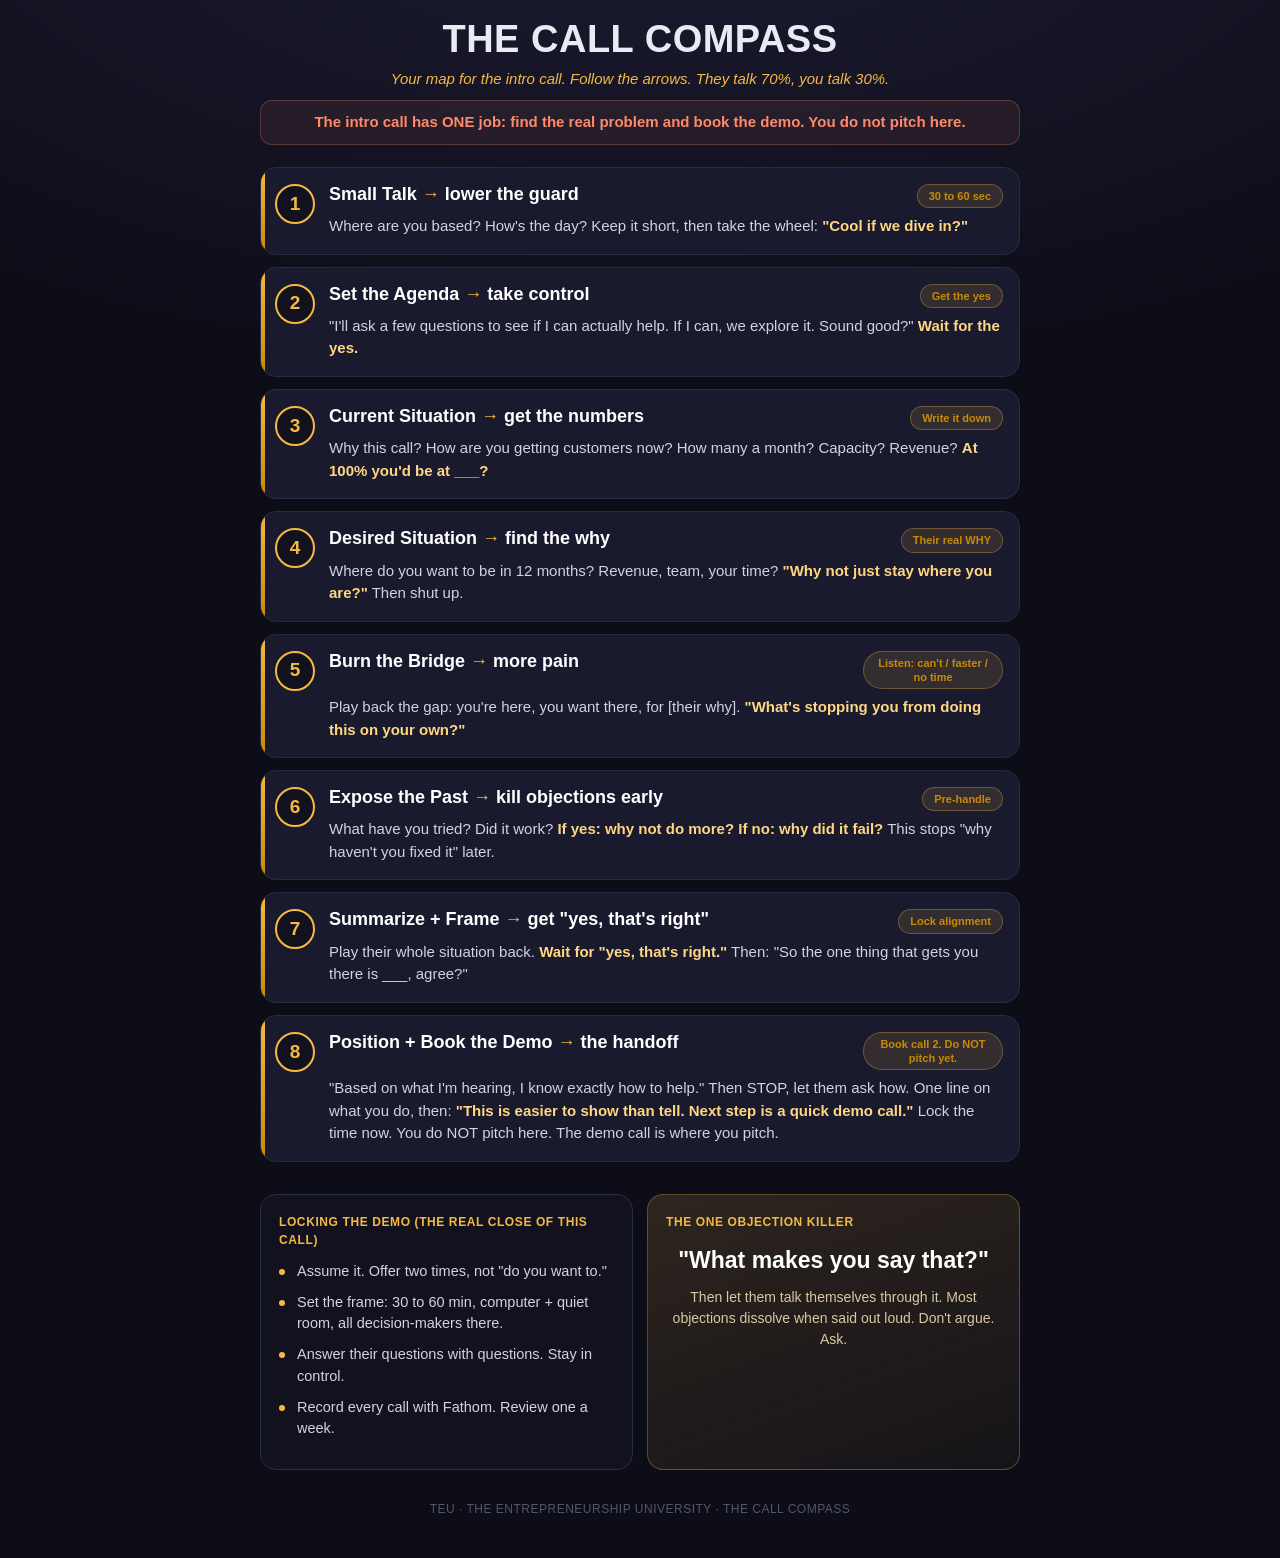
<file: call-compass.html>
<!DOCTYPE html>
<html lang="en">
<head>
<meta charset="utf-8">
<meta name="viewport" content="width=device-width, initial-scale=1, maximum-scale=5">
<title>The Call Compass | TEU</title>
<style>
  :root{
    --ink:#12121f; --card:#1a1a2e; --card2:#20203a; --line:#2a2a44;
    --gold:#f5b942; --goldd:#c88a04; --txt:#eaeaf4; --mut:#9a9ab0;
    --say:#ffd782; --red:#ff8a6b;
  }
  *{margin:0;padding:0;box-sizing:border-box;-webkit-text-size-adjust:100%;}
  body{
    font-family:'Helvetica Neue',-apple-system,BlinkMacSystemFont,'Segoe UI',Arial,sans-serif;
    background:radial-gradient(1100px 500px at 50% -8%,#1c1c33,#0d0d18);
    color:var(--txt); line-height:1.5; padding:20px 16px 40px; min-height:100vh;
  }
  .wrap{max-width:760px;margin:0 auto;}

  header{text-align:center;margin-bottom:22px;}
  header h1{font-size:clamp(26px,7vw,38px);font-weight:800;letter-spacing:.5px;line-height:1.05;}
  header .sub{color:var(--gold);font-style:italic;font-size:clamp(13px,3.6vw,15px);margin-top:8px;}
  header .rule{color:var(--red);font-weight:700;font-size:clamp(13px,3.6vw,15px);margin-top:10px;
    background:rgba(255,138,107,.08);border:1px solid rgba(255,138,107,.25);border-radius:12px;padding:10px 14px;}

  .step{display:flex;gap:14px;background:var(--card);border:1px solid var(--line);border-radius:16px;
    padding:16px 16px 16px 14px;margin-bottom:12px;position:relative;overflow:hidden;}
  .step::before{content:"";position:absolute;left:0;top:0;bottom:0;width:4px;background:linear-gradient(var(--gold),var(--goldd));}
  .num{flex:0 0 40px;height:40px;border-radius:50%;background:#12121f;border:2px solid var(--gold);
    color:var(--gold);font-size:19px;font-weight:800;display:flex;align-items:center;justify-content:center;}
  .body{flex:1;min-width:0;}
  .headrow{display:flex;justify-content:space-between;align-items:flex-start;gap:10px;flex-wrap:wrap;}
  .headrow h3{font-size:clamp(16px,4.4vw,18px);font-weight:800;color:#fff;line-height:1.2;}
  .headrow h3 .arw{color:var(--gold);font-weight:800;}
  .tag{flex:0 0 auto;font-size:11px;font-weight:700;color:var(--goldd);background:rgba(245,185,66,.12);
    border:1px solid rgba(245,185,66,.3);border-radius:20px;padding:4px 11px;text-align:center;line-height:1.3;
    max-width:140px;}
  .body p{font-size:clamp(13.5px,3.7vw,15px);color:#d2d2e0;margin-top:7px;}
  .body p b{color:var(--say);font-weight:700;}

  .boxes{display:grid;grid-template-columns:1fr 1fr;gap:14px;margin-top:32px;}
  .box{border-radius:16px;padding:18px 18px 20px;}
  .box.dark{background:#12121f;border:1px solid var(--line);}
  .box.amber{background:linear-gradient(160deg,rgba(245,185,66,.14),rgba(245,185,66,.04));border:1px solid rgba(245,185,66,.3);}
  .box .bt{font-size:12px;font-weight:800;letter-spacing:.6px;text-transform:uppercase;color:var(--gold);margin-bottom:12px;}
  .box.dark ul{list-style:none;}
  .box.dark li{font-size:clamp(13.5px,3.7vw,14.5px);color:#d2d2e0;padding-left:18px;position:relative;margin:9px 0;}
  .box.dark li::before{content:"";position:absolute;left:0;top:8px;width:6px;height:6px;border-radius:50%;background:var(--gold);}
  .box.amber .killer{font-size:clamp(19px,5.5vw,23px);font-weight:800;color:#fff;text-align:center;margin:6px 0 10px;}
  .box.amber .kt{font-size:clamp(13px,3.6vw,14px);color:#d8c9a2;text-align:center;line-height:1.5;}

  footer{text-align:center;color:#55556a;font-size:12px;margin-top:30px;letter-spacing:.5px;}

  @media (max-width:600px){
    body{padding:16px 12px 32px;}
    .boxes{grid-template-columns:1fr;margin-top:26px;}
    .tag{max-width:none;flex-basis:100%;text-align:left;margin-top:2px;}
    .num{flex-basis:36px;height:36px;font-size:17px;}
    .step{gap:12px;padding:14px 14px 14px 13px;}
  }
</style>
</head>
<body>
<div class="wrap">

  <header>
    <h1>THE CALL COMPASS</h1>
    <div class="sub">Your map for the intro call. Follow the arrows. They talk 70%, you talk 30%.</div>
    <div class="rule">The intro call has ONE job: find the real problem and book the demo. You do not pitch here.</div>
  </header>

  <div class="step">
    <div class="num">1</div>
    <div class="body">
      <div class="headrow"><h3>Small Talk <span class="arw">&rarr;</span> lower the guard</h3><div class="tag">30 to 60 sec</div></div>
      <p>Where are you based? How's the day? Keep it short, then take the wheel: <b>"Cool if we dive in?"</b></p>
    </div>
  </div>

  <div class="step">
    <div class="num">2</div>
    <div class="body">
      <div class="headrow"><h3>Set the Agenda <span class="arw">&rarr;</span> take control</h3><div class="tag">Get the yes</div></div>
      <p>"I'll ask a few questions to see if I can actually help. If I can, we explore it. Sound good?" <b>Wait for the yes.</b></p>
    </div>
  </div>

  <div class="step">
    <div class="num">3</div>
    <div class="body">
      <div class="headrow"><h3>Current Situation <span class="arw">&rarr;</span> get the numbers</h3><div class="tag">Write it down</div></div>
      <p>Why this call? How are you getting customers now? How many a month? Capacity? Revenue? <b>At 100% you'd be at ___?</b></p>
    </div>
  </div>

  <div class="step">
    <div class="num">4</div>
    <div class="body">
      <div class="headrow"><h3>Desired Situation <span class="arw">&rarr;</span> find the why</h3><div class="tag">Their real WHY</div></div>
      <p>Where do you want to be in 12 months? Revenue, team, your time? <b>"Why not just stay where you are?"</b> Then shut up.</p>
    </div>
  </div>

  <div class="step">
    <div class="num">5</div>
    <div class="body">
      <div class="headrow"><h3>Burn the Bridge <span class="arw">&rarr;</span> more pain</h3><div class="tag">Listen: can't / faster / no time</div></div>
      <p>Play back the gap: you're here, you want there, for [their why]. <b>"What's stopping you from doing this on your own?"</b></p>
    </div>
  </div>

  <div class="step">
    <div class="num">6</div>
    <div class="body">
      <div class="headrow"><h3>Expose the Past <span class="arw">&rarr;</span> kill objections early</h3><div class="tag">Pre-handle</div></div>
      <p>What have you tried? Did it work? <b>If yes: why not do more? If no: why did it fail?</b> This stops "why haven't you fixed it" later.</p>
    </div>
  </div>

  <div class="step">
    <div class="num">7</div>
    <div class="body">
      <div class="headrow"><h3>Summarize + Frame <span class="arw">&rarr;</span> get "yes, that's right"</h3><div class="tag">Lock alignment</div></div>
      <p>Play their whole situation back. <b>Wait for "yes, that's right."</b> Then: "So the one thing that gets you there is ___, agree?"</p>
    </div>
  </div>

  <div class="step">
    <div class="num">8</div>
    <div class="body">
      <div class="headrow"><h3>Position + Book the Demo <span class="arw">&rarr;</span> the handoff</h3><div class="tag">Book call 2. Do NOT pitch yet.</div></div>
      <p>"Based on what I'm hearing, I know exactly how to help." Then STOP, let them ask how. One line on what you do, then: <b>"This is easier to show than tell. Next step is a quick demo call."</b> Lock the time now. You do NOT pitch here. The demo call is where you pitch.</p>
    </div>
  </div>

  <div class="boxes">
    <div class="box dark">
      <div class="bt">Locking the demo (the real close of this call)</div>
      <ul>
        <li>Assume it. Offer two times, not "do you want to."</li>
        <li>Set the frame: 30 to 60 min, computer + quiet room, all decision-makers there.</li>
        <li>Answer their questions with questions. Stay in control.</li>
        <li>Record every call with Fathom. Review one a week.</li>
      </ul>
    </div>
    <div class="box amber">
      <div class="bt">The one objection killer</div>
      <div class="killer">"What makes you say that?"</div>
      <div class="kt">Then let them talk themselves through it. Most objections dissolve when said out loud. Don't argue. Ask.</div>
    </div>
  </div>

  <footer>TEU &middot; THE ENTREPRENEURSHIP UNIVERSITY &middot; THE CALL COMPASS</footer>

</div>
</body>
</html>
</file>
